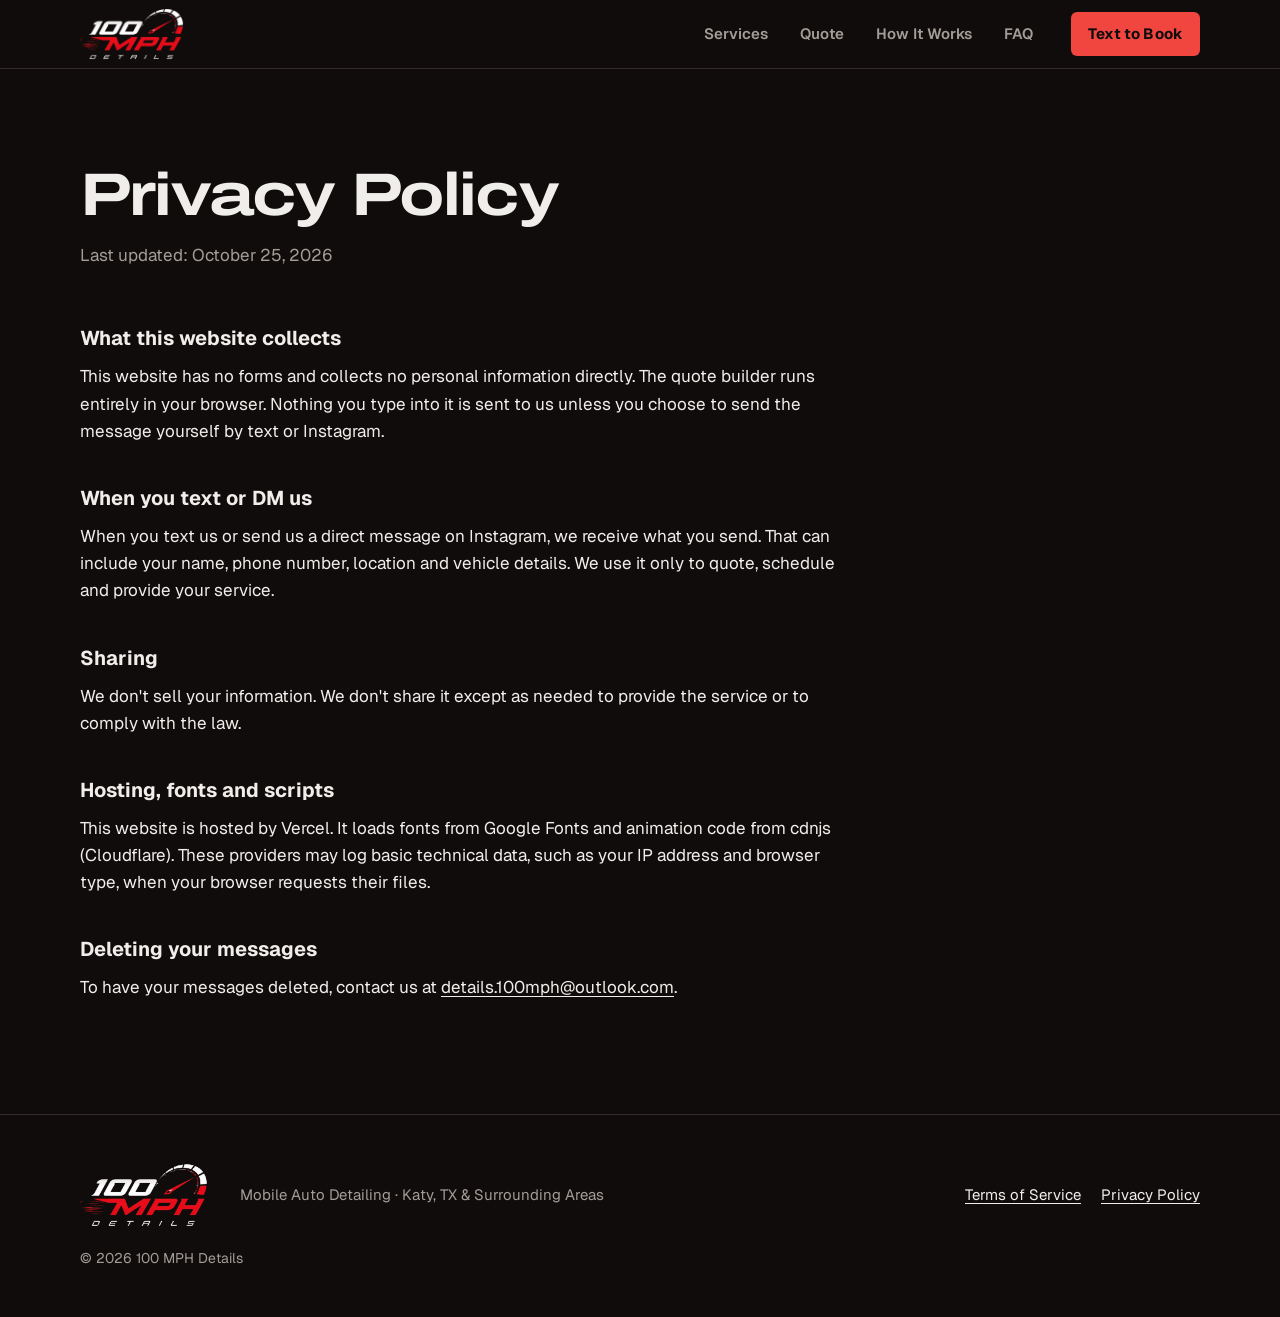
<file: privacy.html>
<!DOCTYPE html>
<html lang="en">
<head>
  <meta charset="utf-8">
  <meta name="viewport" content="width=device-width, initial-scale=1, viewport-fit=cover">
  <title>Privacy Policy | 100 MPH Details</title>
  <meta name="description" content="Privacy Policy for 100 MPH Details, mobile auto detailing in Katy, TX and surrounding areas.">
  <link rel="canonical" href="https://100mph-details.vercel.app/privacy.html">
  <meta name="theme-color" content="#100c0c">
  <link rel="icon" type="image/svg+xml" href="data:image/svg+xml,%3Csvg xmlns='http://www.w3.org/2000/svg' viewBox='0 0 64 64'%3E%3Crect width='64' height='64' rx='14' fill='%23100c0c'/%3E%3Cpath d='M12 46 A22 22 0 1 1 52 46' fill='none' stroke='%23f0eeeb' stroke-width='4' stroke-linecap='round'/%3E%3Cpath d='M30.2 38.6 L45.5 19.5 L33.8 41.4 Z' fill='%23f53e39'/%3E%3Ccircle cx='32' cy='40' r='4.5' fill='%23f53e39'/%3E%3C/svg%3E">
  <link rel="preconnect" href="https://fonts.googleapis.com">
  <link rel="preconnect" href="https://fonts.gstatic.com" crossorigin>
  <link rel="stylesheet" href="https://fonts.googleapis.com/css2?family=Archivo:wdth,wght@100..125,500..800&amp;family=Geist:wght@400..700&amp;family=Instrument+Serif:ital@0;1&amp;display=swap">
  <link rel="stylesheet" href="css/styles.css">
  <script>document.documentElement.classList.add('js');</script>
</head>
<body id="top">
  <a class="skip-link" href="#main">Skip to content</a>

  <header class="site-header is-static" data-header>
    <div class="header-inner">
      <a class="wordmark" href="index.html" aria-label="100 MPH Details home">
        <img class="logo-img" src="images/logo-mark.png" width="432" height="216" alt="100 MPH Details">
      </a>
      <nav class="site-nav" aria-label="Main">
        <ul class="nav-links" id="site-menu" data-menu>
          <li><a href="index.html#services">Services</a></li>
          <li><a href="index.html#quote">Quote</a></li>
          <li><a href="index.html#how">How It Works</a></li>
          <li><a href="index.html#faq">FAQ</a></li>
        </ul>
      </nav>
      <div class="header-actions">
        <a class="btn btn-primary btn-sm" href="sms:+13463775983">Text to Book</a>
        <button class="menu-toggle" type="button" aria-controls="site-menu" aria-expanded="false" data-menu-toggle>
          <span class="sr-only" data-menu-label>Open menu</span>
          <span class="menu-bars" aria-hidden="true"><span></span><span></span></span>
        </button>
      </div>
    </div>
  </header>

  <main id="main" class="legal">
    <div class="wrap">
      <h1 class="legal-title display">Privacy Policy</h1>
      <p class="legal-updated">Last updated: October 25, 2026</p>

      <div class="legal-body">
        <h2>What this website collects</h2>
        <p>This website has no forms and collects no personal information directly. The quote builder runs entirely in your browser. Nothing you type into it is sent to us unless you choose to send the message yourself by text or Instagram.</p>

        <h2>When you text or DM us</h2>
        <p>When you text us or send us a direct message on Instagram, we receive what you send. That can include your name, phone number, location and vehicle details. We use it only to quote, schedule and provide your service.</p>

        <h2>Sharing</h2>
        <p>We don't sell your information. We don't share it except as needed to provide the service or to comply with the law.</p>

        <h2>Hosting, fonts and scripts</h2>
        <p>This website is hosted by Vercel. It loads fonts from Google Fonts and animation code from cdnjs (Cloudflare). These providers may log basic technical data, such as your IP address and browser type, when your browser requests their files.</p>

        <h2>Deleting your messages</h2>
        <p>To have your messages deleted, contact us at <a href="mailto:details.100mph@outlook.com">details.100mph@outlook.com</a>.</p>
      </div>
    </div>
  </main>

  <footer class="site-footer site-footer-legal">
    <div class="wrap footer-inner">
      <a class="wordmark" href="index.html" aria-label="100 MPH Details home">
        <img class="logo-img" src="images/logo-mark.png" width="432" height="216" alt="100 MPH Details">
      </a>
      <p class="footer-tag">Mobile Auto Detailing · Katy, TX &amp; Surrounding Areas</p>
      <ul class="footer-links">
        <li><a href="terms.html">Terms of Service</a></li>
        <li><a href="privacy.html" aria-current="page">Privacy Policy</a></li>
      </ul>
      <p class="footer-copy">© 2026 100 MPH Details</p>
    </div>
  </footer>

  <script src="js/main.js" defer></script>
</body>
</html>
</file>
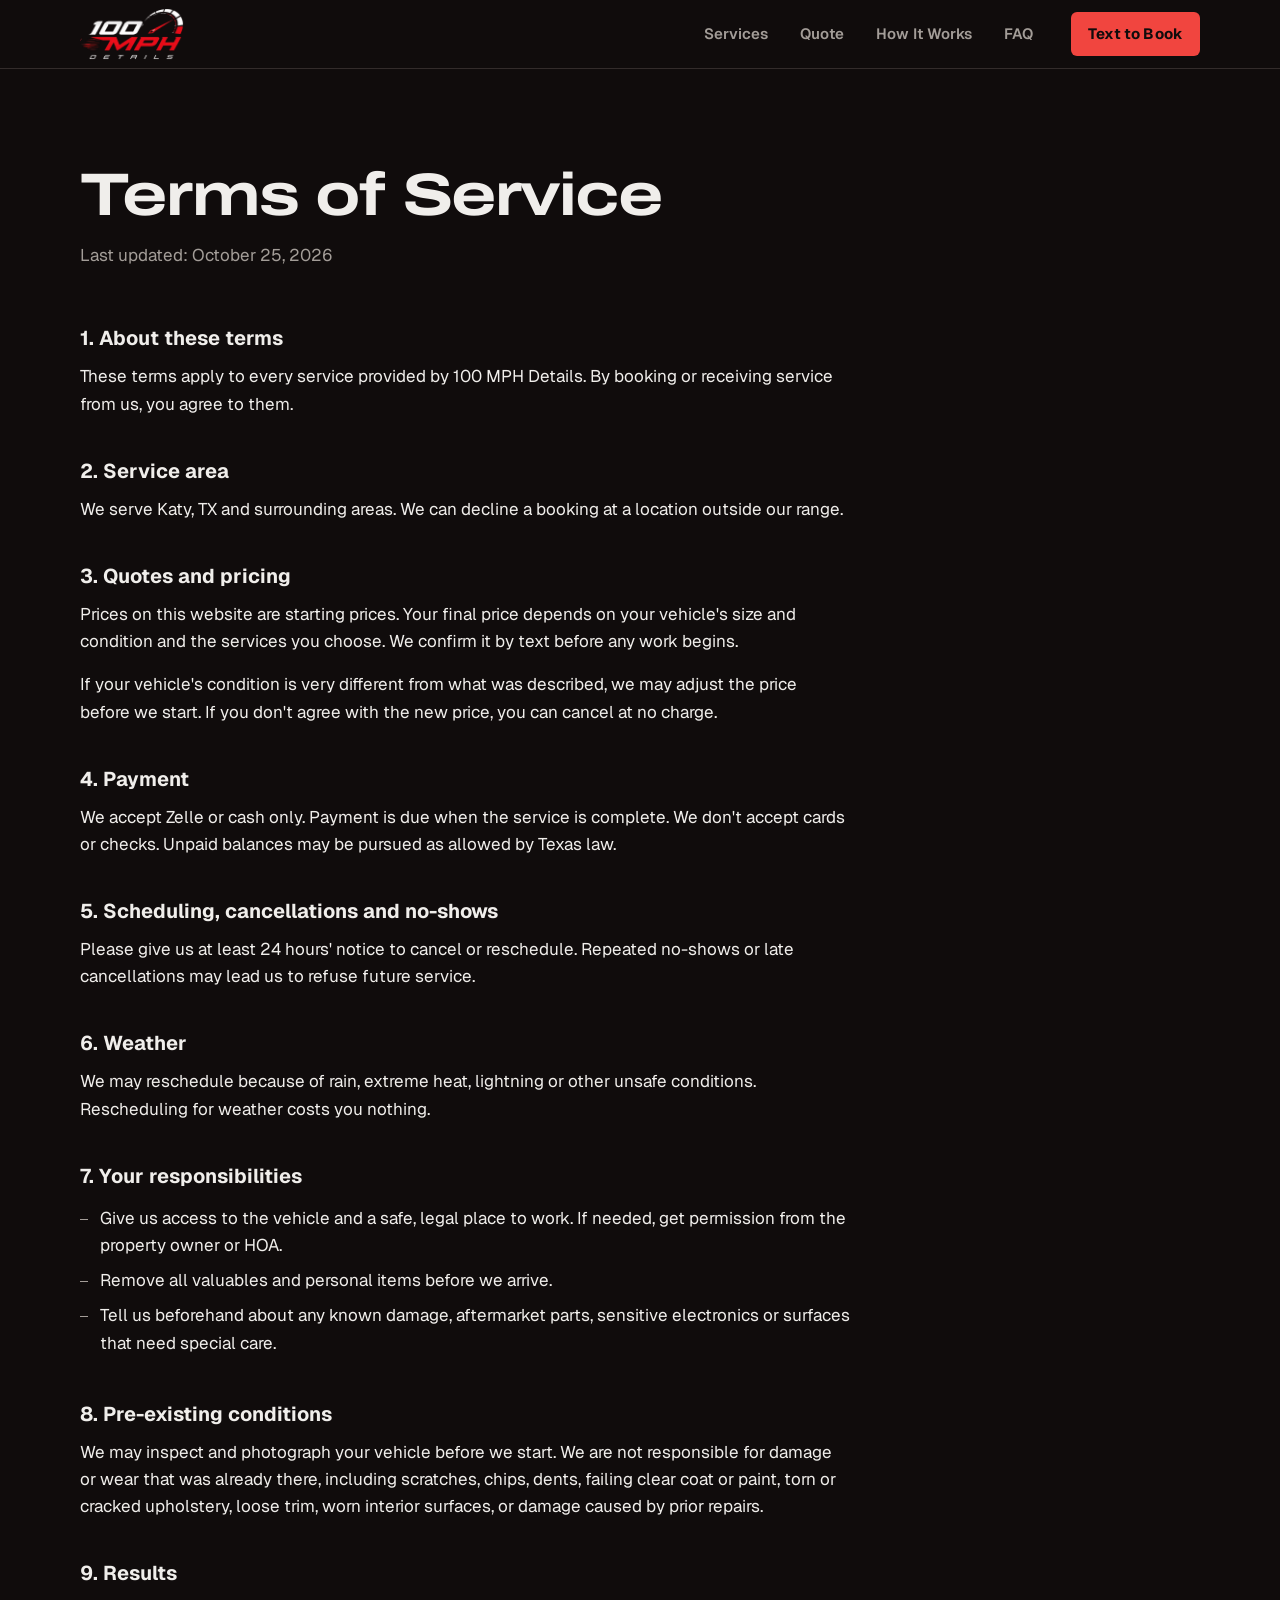
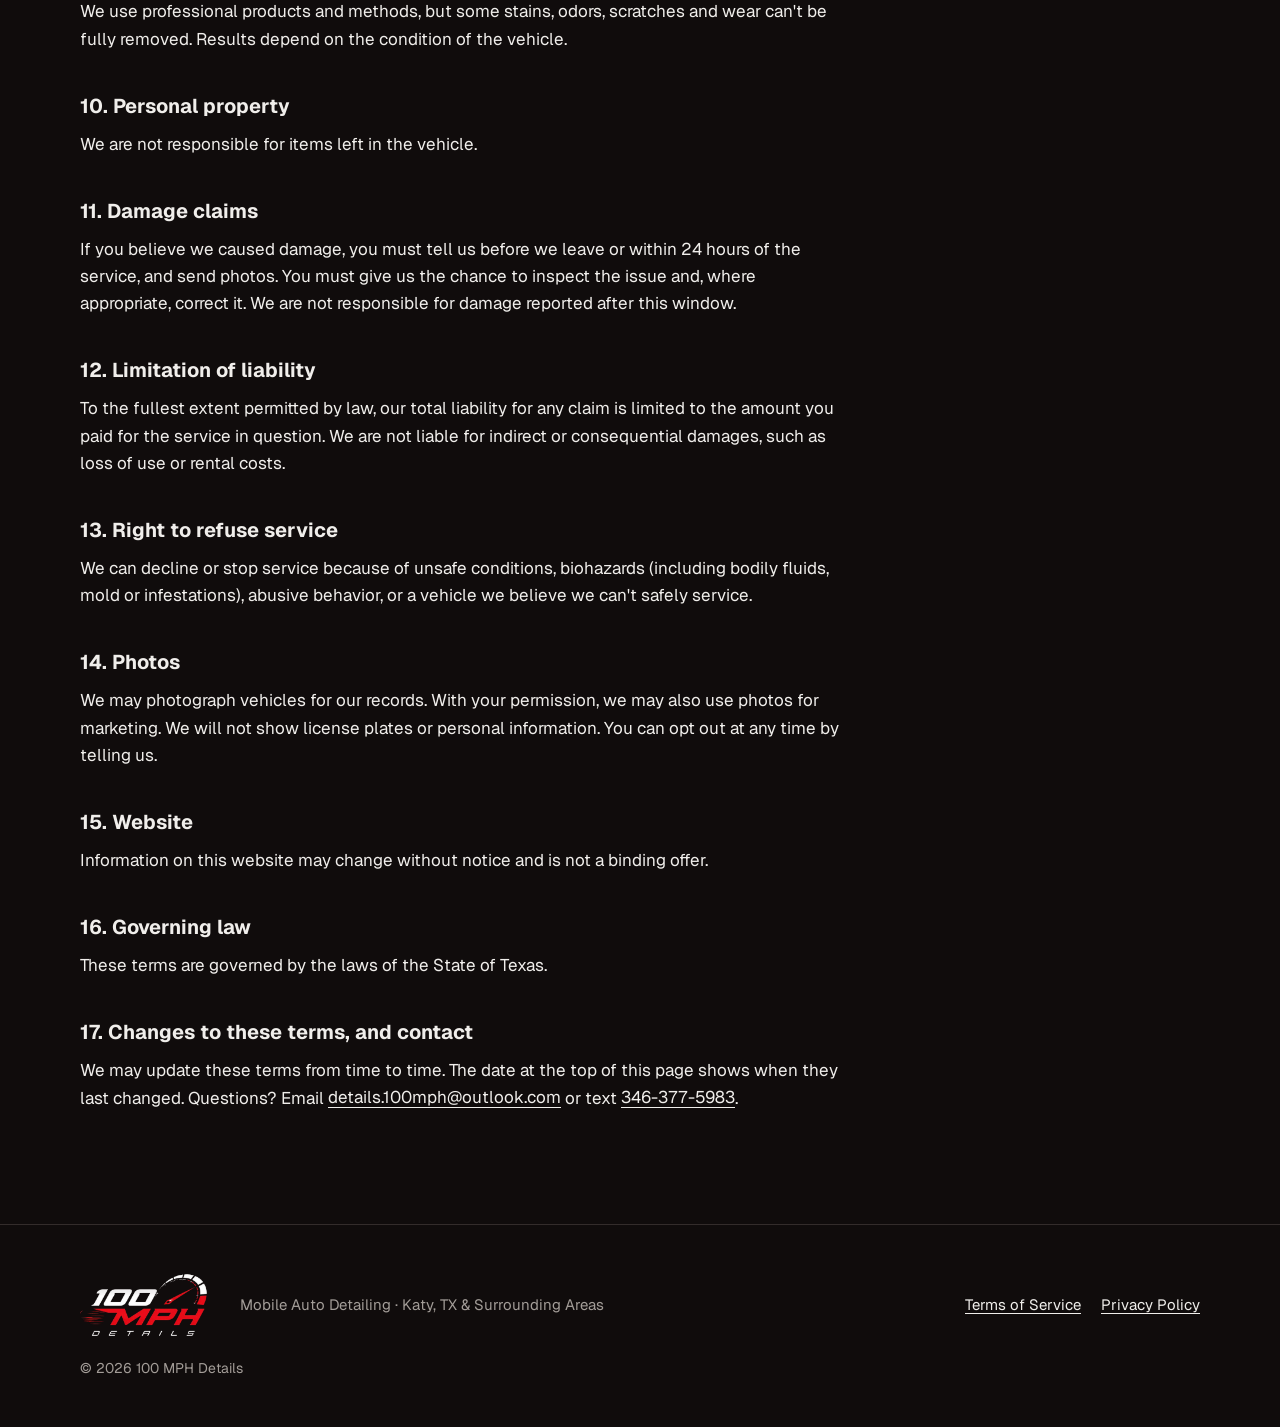
<file: terms.html>
<!DOCTYPE html>
<html lang="en">
<head>
  <meta charset="utf-8">
  <meta name="viewport" content="width=device-width, initial-scale=1, viewport-fit=cover">
  <title>Terms of Service | 100 MPH Details</title>
  <meta name="description" content="Terms of Service for 100 MPH Details, mobile auto detailing in Katy, TX and surrounding areas.">
  <link rel="canonical" href="https://100mph-details.vercel.app/terms.html">
  <meta name="theme-color" content="#100c0c">
  <link rel="icon" type="image/svg+xml" href="data:image/svg+xml,%3Csvg xmlns='http://www.w3.org/2000/svg' viewBox='0 0 64 64'%3E%3Crect width='64' height='64' rx='14' fill='%23100c0c'/%3E%3Cpath d='M12 46 A22 22 0 1 1 52 46' fill='none' stroke='%23f0eeeb' stroke-width='4' stroke-linecap='round'/%3E%3Cpath d='M30.2 38.6 L45.5 19.5 L33.8 41.4 Z' fill='%23f53e39'/%3E%3Ccircle cx='32' cy='40' r='4.5' fill='%23f53e39'/%3E%3C/svg%3E">
  <link rel="preconnect" href="https://fonts.googleapis.com">
  <link rel="preconnect" href="https://fonts.gstatic.com" crossorigin>
  <link rel="stylesheet" href="https://fonts.googleapis.com/css2?family=Archivo:wdth,wght@100..125,500..800&amp;family=Geist:wght@400..700&amp;family=Instrument+Serif:ital@0;1&amp;display=swap">
  <link rel="stylesheet" href="css/styles.css">
  <script>document.documentElement.classList.add('js');</script>
</head>
<body id="top">
  <a class="skip-link" href="#main">Skip to content</a>

  <header class="site-header is-static" data-header>
    <div class="header-inner">
      <a class="wordmark" href="index.html" aria-label="100 MPH Details home">
        <img class="logo-img" src="images/logo-mark.png" width="432" height="216" alt="100 MPH Details">
      </a>
      <nav class="site-nav" aria-label="Main">
        <ul class="nav-links" id="site-menu" data-menu>
          <li><a href="index.html#services">Services</a></li>
          <li><a href="index.html#quote">Quote</a></li>
          <li><a href="index.html#how">How It Works</a></li>
          <li><a href="index.html#faq">FAQ</a></li>
        </ul>
      </nav>
      <div class="header-actions">
        <a class="btn btn-primary btn-sm" href="sms:+13463775983">Text to Book</a>
        <button class="menu-toggle" type="button" aria-controls="site-menu" aria-expanded="false" data-menu-toggle>
          <span class="sr-only" data-menu-label>Open menu</span>
          <span class="menu-bars" aria-hidden="true"><span></span><span></span></span>
        </button>
      </div>
    </div>
  </header>

  <main id="main" class="legal">
    <div class="wrap">
      <h1 class="legal-title display">Terms of Service</h1>
      <p class="legal-updated">Last updated: October 25, 2026</p>

      <div class="legal-body">
        <h2>1. About these terms</h2>
        <p>These terms apply to every service provided by 100 MPH Details. By booking or receiving service from us, you agree to them.</p>

        <h2>2. Service area</h2>
        <p>We serve Katy, TX and surrounding areas. We can decline a booking at a location outside our range.</p>

        <h2>3. Quotes and pricing</h2>
        <p>Prices on this website are starting prices. Your final price depends on your vehicle's size and condition and the services you choose. We confirm it by text before any work begins.</p>
        <p>If your vehicle's condition is very different from what was described, we may adjust the price before we start. If you don't agree with the new price, you can cancel at no charge.</p>

        <h2>4. Payment</h2>
        <p>We accept Zelle or cash only. Payment is due when the service is complete. We don't accept cards or checks. Unpaid balances may be pursued as allowed by Texas law.</p>

        <h2>5. Scheduling, cancellations and no-shows</h2>
        <p>Please give us at least 24 hours' notice to cancel or reschedule. Repeated no-shows or late cancellations may lead us to refuse future service.</p>

        <h2>6. Weather</h2>
        <p>We may reschedule because of rain, extreme heat, lightning or other unsafe conditions. Rescheduling for weather costs you nothing.</p>

        <h2>7. Your responsibilities</h2>
        <ul>
          <li>Give us access to the vehicle and a safe, legal place to work. If needed, get permission from the property owner or HOA.</li>
          <li>Remove all valuables and personal items before we arrive.</li>
          <li>Tell us beforehand about any known damage, aftermarket parts, sensitive electronics or surfaces that need special care.</li>
        </ul>

        <h2>8. Pre-existing conditions</h2>
        <p>We may inspect and photograph your vehicle before we start. We are not responsible for damage or wear that was already there, including scratches, chips, dents, failing clear coat or paint, torn or cracked upholstery, loose trim, worn interior surfaces, or damage caused by prior repairs.</p>

        <h2>9. Results</h2>
        <p>We use professional products and methods, but some stains, odors, scratches and wear can't be fully removed. Results depend on the condition of the vehicle.</p>

        <h2>10. Personal property</h2>
        <p>We are not responsible for items left in the vehicle.</p>

        <h2>11. Damage claims</h2>
        <p>If you believe we caused damage, you must tell us before we leave or within 24 hours of the service, and send photos. You must give us the chance to inspect the issue and, where appropriate, correct it. We are not responsible for damage reported after this window.</p>

        <h2>12. Limitation of liability</h2>
        <p>To the fullest extent permitted by law, our total liability for any claim is limited to the amount you paid for the service in question. We are not liable for indirect or consequential damages, such as loss of use or rental costs.</p>

        <h2>13. Right to refuse service</h2>
        <p>We can decline or stop service because of unsafe conditions, biohazards (including bodily fluids, mold or infestations), abusive behavior, or a vehicle we believe we can't safely service.</p>

        <h2>14. Photos</h2>
        <p>We may photograph vehicles for our records. With your permission, we may also use photos for marketing. We will not show license plates or personal information. You can opt out at any time by telling us.</p>

        <h2>15. Website</h2>
        <p>Information on this website may change without notice and is not a binding offer.</p>

        <h2>16. Governing law</h2>
        <p>These terms are governed by the laws of the State of Texas.</p>

        <h2>17. Changes to these terms, and contact</h2>
        <p>We may update these terms from time to time. The date at the top of this page shows when they last changed. Questions? Email <a href="mailto:details.100mph@outlook.com">details.100mph@outlook.com</a> or text <a href="sms:+13463775983" class="tnum">346-377-5983</a>.</p>
      </div>
    </div>
  </main>

  <footer class="site-footer site-footer-legal">
    <div class="wrap footer-inner">
      <a class="wordmark" href="index.html" aria-label="100 MPH Details home">
        <img class="logo-img" src="images/logo-mark.png" width="432" height="216" alt="100 MPH Details">
      </a>
      <p class="footer-tag">Mobile Auto Detailing · Katy, TX &amp; Surrounding Areas</p>
      <ul class="footer-links">
        <li><a href="terms.html" aria-current="page">Terms of Service</a></li>
        <li><a href="privacy.html">Privacy Policy</a></li>
      </ul>
      <p class="footer-copy">© 2026 100 MPH Details</p>
    </div>
  </footer>

  <script src="js/main.js" defer></script>
</body>
</html>
</file>
<file: css/styles.css>
/* 100 MPH Details
   Palette: OKLCH only. Red is reserved for prices, primary CTAs,
   selected states and focus rings.
   Type: Archivo Expanded (display), Instrument Serif italic (accent), Geist (body). */

:root {
  --bg: oklch(0.16 0.006 25);
  --raised: oklch(0.205 0.008 25);
  --raised-2: oklch(0.235 0.009 25);
  --line: oklch(0.30 0.01 30);
  --line-strong: oklch(0.42 0.01 40);
  --text: oklch(0.95 0.005 80);
  --muted: oklch(0.70 0.01 60);
  --red: oklch(0.64 0.21 27);
  --red-press: oklch(0.58 0.2 27);
  --on-red: oklch(0.16 0.006 25);

  --font-display: "Archivo", "Helvetica Neue", Arial, sans-serif;
  --font-serif: "Instrument Serif", "Iowan Old Style", Georgia, serif;
  --font-body: "Geist", ui-sans-serif, system-ui, -apple-system, "Segoe UI", Roboto, Arial, sans-serif;

  --ease: cubic-bezier(0.16, 1, 0.3, 1);   /* ease-out expo */
  --dur: 300ms;

  --gutter: clamp(1.25rem, 4vw, 3rem);
  --max: 76rem;
  --header-h: 4.25rem;

  color-scheme: dark;
}

*, *::before, *::after { box-sizing: border-box; }

html {
  -webkit-text-size-adjust: 100%;
  text-size-adjust: 100%;
  scroll-behavior: smooth;
  scroll-padding-top: calc(var(--header-h) + 1rem);
  background: var(--bg);
}

body {
  margin: 0;
  background: var(--bg);
  color: var(--text);
  font-family: var(--font-body);
  font-size: 1.0625rem;
  line-height: 1.6;
  overflow-x: clip;
  -webkit-font-smoothing: antialiased;
  -moz-osx-font-smoothing: grayscale;
}

body.menu-open { overflow: hidden; }

img { max-width: 100%; display: block; }

a { color: inherit; }

p, li, dd { max-width: 70ch; }

h1, h2, h3, h4, h5 { margin: 0; font-weight: 700; }

ul, ol { margin: 0; padding: 0; list-style: none; }

[hidden] { display: none !important; }

.sr-only {
  position: absolute !important;
  width: 1px; height: 1px;
  padding: 0; margin: -1px;
  overflow: hidden; clip: rect(0 0 0 0);
  white-space: nowrap; border: 0;
}

.tnum, .price { font-variant-numeric: tabular-nums lining-nums; font-feature-settings: "tnum" 1, "lnum" 1; }

:focus { outline: none; }
:focus-visible {
  outline: 2px solid var(--red);
  outline-offset: 3px;
  border-radius: 2px;
}

.skip-link {
  position: absolute;
  left: 1rem; top: -4rem;
  z-index: 100;
  padding: 0.75rem 1rem;
  background: var(--text);
  color: var(--bg);
  font-weight: 600;
  text-decoration: none;
}
.skip-link:focus-visible { top: 1rem; }

.wrap {
  width: 100%;
  max-width: var(--max);
  margin-inline: auto;
  padding-inline: var(--gutter);
}

/* ---------- Type ---------- */

.display, .hero-title, .section-title, .pkg-name, .split-name, .addons-title, .price, .legal-title, .contact-title, .estimate-value {
  font-family: var(--font-display);
  font-style: normal;
  font-weight: 700;
  font-stretch: 125%;
  letter-spacing: -0.03em;
}

/* Small caps-style labels: wide, tracked, quiet */
.eyebrow, .list-title, .summary-label, .cl-label, .vehicle-label, .pkg-level-text {
  font-family: var(--font-display);
  font-stretch: 125%;
  font-weight: 600;
  letter-spacing: 0.18em;
  text-transform: uppercase;
}

.eyebrow {
  margin: 0 0 1.25rem;
  font-size: 0.75rem;
  color: var(--muted);
}

.section-title {
  font-size: clamp(2rem, 4.4vw, 3.5rem);
  line-height: 1.02;
}

.section-head { margin-bottom: clamp(2rem, 5vw, 3.5rem); }
.section-lede { margin: 1rem 0 0; color: var(--muted); font-size: 1.125rem; }

.section { padding-block: clamp(3.75rem, 10vw, 8rem); }
.section-raised { background: var(--raised); }

/* ---------- Buttons ---------- */

.btn {
  display: inline-flex;
  align-items: center;
  justify-content: center;
  gap: 0.5rem;
  min-height: 3.25rem;
  padding: 0.75rem 1.5rem;
  border: 1.5px solid transparent;
  border-radius: 0.375rem;
  font-family: var(--font-body);
  font-size: 1rem;
  font-weight: 700;
  letter-spacing: 0.01em;
  line-height: 1.1;
  text-align: center;
  text-decoration: none;
  cursor: pointer;
  transition: background-color var(--dur) var(--ease), border-color var(--dur) var(--ease), color var(--dur) var(--ease), transform 200ms var(--ease);
  -webkit-tap-highlight-color: transparent;
}
.btn:active { transform: translateY(1px); }

.btn-primary { background: var(--red); color: var(--on-red); }
.btn-primary:hover { background: var(--red-press); }

.btn-ghost { background: transparent; color: var(--text); border-color: var(--line-strong); }
.btn-ghost:hover { border-color: var(--text); }

.btn-sm { min-height: 2.75rem; padding: 0.5rem 1rem; font-size: 0.9375rem; }
.btn-xl { min-height: 4rem; padding: 1rem 2.5rem; font-size: 1.1875rem; }
.btn-block { width: 100%; }

.btn[aria-disabled="true"] { opacity: 0.55; cursor: not-allowed; }
.btn-primary[aria-disabled="true"] { background: var(--raised-2); color: var(--muted); opacity: 1; }
.btn[aria-disabled="true"]:active { transform: none; }

/* ---------- Wordmark ---------- */

.wordmark {
  display: inline-flex;
  flex-direction: column;
  align-items: flex-start;
  min-height: 44px;
  justify-content: center;
  text-decoration: none;
  line-height: 1;
}
.logo-img { display: block; height: 52px; width: auto; }
.site-footer .logo-img { height: 64px; }
@media (max-width: 359px) { .site-header .logo-img { height: 44px; } }

/* ---------- Header ---------- */

.site-header {
  position: sticky;
  top: 0;
  z-index: 50;
  padding-top: env(safe-area-inset-top, 0px);
  background: transparent;
  border-bottom: 1px solid transparent;
  transition: background-color var(--dur) var(--ease), border-color var(--dur) var(--ease);
}
.site-header.is-solid,
.site-header.is-static {
  background: var(--bg);
  border-bottom-color: var(--line);
}
body.menu-open .site-header { background: var(--bg); }

/* The hero sits under the transparent header */
.hero { margin-top: calc(-1 * (var(--header-h) + env(safe-area-inset-top, 0px))); }

.header-inner {
  display: flex;
  align-items: center;
  gap: 1.5rem;
  max-width: var(--max);
  height: var(--header-h);
  margin-inline: auto;
  padding-inline: var(--gutter);
}

.site-nav { margin-left: auto; }
.nav-links { display: flex; gap: 0.25rem; }
.nav-links a {
  display: inline-flex;
  align-items: center;
  min-height: 44px;
  padding: 0 0.875rem;
  font-size: 0.9375rem;
  font-weight: 600;
  color: var(--muted);
  text-decoration: none;
  transition: color var(--dur) var(--ease);
}
.nav-links a:hover { color: var(--text); }

.header-actions { display: flex; align-items: center; gap: 0.5rem; }

.menu-toggle {
  display: none;
  width: 44px; height: 44px;
  padding: 0;
  border: 1px solid var(--line-strong);
  border-radius: 0.375rem;
  background: transparent;
  color: var(--text);
  cursor: pointer;
}
.menu-bars { position: relative; display: block; width: 18px; height: 10px; margin: auto; }
.menu-bars span {
  position: absolute; left: 0;
  width: 100%; height: 2px;
  background: currentColor;
  transition: transform var(--dur) var(--ease), top var(--dur) var(--ease);
}
.menu-bars span:first-child { top: 0; }
.menu-bars span:last-child { top: 8px; }
.menu-toggle[aria-expanded="true"] .menu-bars span:first-child { top: 4px; transform: rotate(45deg); }
.menu-toggle[aria-expanded="true"] .menu-bars span:last-child { top: 4px; transform: rotate(-45deg); }

@media (max-width: 899px) {
  .menu-toggle { display: inline-flex; align-items: center; justify-content: center; }
  .header-actions { margin-left: auto; }
  .site-nav { margin: 0; }
  .nav-links {
    position: fixed;
    left: 0; right: 0;
    top: calc(var(--header-h) + env(safe-area-inset-top, 0px));
    bottom: 0;
    flex-direction: column;
    gap: 0;
    padding: 1.5rem var(--gutter) calc(2rem + env(safe-area-inset-bottom, 0px));
    background: var(--bg);
    border-top: 1px solid var(--line);
    overflow-y: auto;
    visibility: hidden;
    opacity: 0;
    transform: translateY(-0.5rem);
    transition: opacity var(--dur) var(--ease), transform var(--dur) var(--ease), visibility 0s linear var(--dur);
  }
  .nav-links.is-open {
    visibility: visible;
    opacity: 1;
    transform: none;
    transition: opacity var(--dur) var(--ease), transform var(--dur) var(--ease), visibility 0s;
  }
  .nav-links li { border-bottom: 1px solid var(--line); }
  .nav-links a {
    width: 100%;
    min-height: 3.75rem;
    padding: 0;
    font-family: var(--font-display);
    font-weight: 700;
    font-stretch: 125%;
    letter-spacing: -0.03em;
    font-size: 1.625rem;
    color: var(--text);
  }
}

@media (max-width: 359px) {
  .header-actions .btn-sm { padding-inline: 0.75rem; font-size: 0.875rem; }
}

/* ---------- Hero ---------- */

.hero {
  position: relative;
  isolation: isolate;
  overflow: hidden;
  min-height: 100vh;
  min-height: 100dvh;
  display: flex;
  align-items: center;
  padding-top: calc(var(--header-h) + env(safe-area-inset-top, 0px) + 2.5rem);
  padding-bottom: clamp(3rem, 8vw, 5rem);
  background: var(--bg);
  border-bottom: 1px solid var(--line);
}

/* Car photo: full-bleed, sized to the viewport width and anchored bottom-right,
   so the car sits right of the text column. Masks fade it into the base colour. */
.hero-media {
  position: absolute;
  inset: 0;
  z-index: -1;
  pointer-events: none;
}
.hero-media picture { display: contents; }
.hero-media img {
  position: absolute;
  right: -5%;
  bottom: 0;
  width: 105%;
  max-width: none;
  height: auto;
  -webkit-mask-image:
    linear-gradient(to right, transparent 27%, #000 52%),
    linear-gradient(to bottom, transparent 0%, #000 22%, #000 62%, transparent 100%);
  -webkit-mask-composite: source-in;
  mask-image:
    linear-gradient(to right, transparent 27%, #000 52%),
    linear-gradient(to bottom, transparent 0%, #000 22%, #000 62%, transparent 100%);
  mask-composite: intersect;
}

.hero-copy { max-width: 50rem; }

.hero-title {
  font-size: clamp(2rem, 4.6vw, 4.25rem);
  line-height: 1;
  text-wrap: balance;
}
/* Second line: serif italic accent in the muted tone */
.hero-title span {
  display: block;
  margin-top: 0.06em;
  font-family: var(--font-serif);
  font-style: italic;
  font-weight: 400;
  font-stretch: 100%;
  font-size: 1.14em;
  letter-spacing: -0.01em;
  line-height: 1;
  color: var(--muted);
}

.hero-sub {
  margin: 1.5rem 0 0;
  max-width: 34rem;
  font-size: 1.1rem;
  color: var(--text);
}

.hero-ctas { display: flex; flex-wrap: wrap; gap: 0.75rem; margin-top: 2rem; }

.hero-note { margin: 1.25rem 0 0; font-size: 0.9375rem; color: var(--muted); }

@media (max-width: 767px) {
  .hero {
    align-items: flex-start;
    padding-top: calc(var(--header-h) + env(safe-area-inset-top, 0px) + 56vw);
  }
  /* Mobile crop sits top-right, just under the header, with a heavier fade */
  .hero-media img {
    top: calc(var(--header-h) + env(safe-area-inset-top, 0px));
    bottom: auto;
    right: 0;
    width: 100%;
    -webkit-mask-image:
      linear-gradient(to right, transparent 0%, #000 14%),
      linear-gradient(to bottom, #000 48%, transparent 70%);
    mask-image:
      linear-gradient(to right, transparent 0%, #000 14%),
      linear-gradient(to bottom, #000 48%, transparent 70%);
  }
  .hero-ctas .btn { flex: 1 1 12rem; }
}

/* ---------- How it works ---------- */

#how .section-title { margin-bottom: clamp(2rem, 5vw, 3.5rem); }

.steps {
  display: grid;
  grid-template-columns: repeat(3, minmax(0, 1fr));
  gap: clamp(1.5rem, 4vw, 3rem);
  counter-reset: none;
}
.step { border-top: 1px solid var(--line-strong); padding-top: 1.25rem; }
.step-num {
  display: block;
  font-family: var(--font-serif);
  font-style: italic;
  font-size: clamp(3.25rem, 6vw, 5rem);
  line-height: 0.9;
  color: var(--text);
  font-variant-numeric: lining-nums;
}
.step p { margin: 1rem 0 0; font-size: 1.125rem; max-width: 26ch; }

@media (max-width: 767px) {
  .steps { grid-template-columns: minmax(0, 1fr); gap: 0; }
  .step {
    display: grid;
    grid-template-columns: 4.5rem minmax(0, 1fr);
    align-items: baseline;
    padding-block: 1.25rem;
  }
  .step-num { font-size: 2.5rem; }
  .step p { margin: 0; max-width: none; }
}

/* ---------- Vehicles we service ---------- */

.vehicles {
  display: grid;
  grid-template-columns: repeat(4, minmax(0, 1fr));
  gap: clamp(1.5rem, 4vw, 3rem);
  align-items: end;
}
.vehicle { display: flex; flex-direction: column; align-items: center; text-align: center; }
.vehicle-img {
  width: 100%;
  max-width: 11rem;
  height: auto;
  aspect-ratio: 440 / 272;
  object-fit: contain;
  object-position: center bottom;
  filter: drop-shadow(0 16px 14px oklch(0.08 0.005 25 / 0.75));
  transition: transform 300ms var(--ease);
}
.vehicle-label {
  margin-top: 1.125rem;
  font-size: 0.8125rem;
  line-height: 1;
  color: var(--text);
}
@media (hover: hover) {
  .vehicle:hover .vehicle-img { transform: translateY(-4px); }
}
.vehicle:active .vehicle-img { transform: translateY(-4px); }
@media (prefers-reduced-motion: reduce) {
  .vehicle:hover .vehicle-img, .vehicle:active .vehicle-img { transform: none; }
}
@media (max-width: 767px) {
  .vehicles { grid-template-columns: repeat(2, minmax(0, 1fr)); row-gap: 2.25rem; }
  .vehicle-img { max-width: 8.5rem; }
}

/* ---------- Packages ---------- */

.packages { display: grid; gap: 0; border-bottom: 1px solid var(--line); }

.pkg {
  display: grid;
  grid-template-columns: minmax(0, 5fr) minmax(0, 7fr);
  gap: clamp(1.5rem, 4vw, 4rem);
  padding-block: clamp(2rem, 4.5vw, 3.25rem);
  border-top: 1px solid var(--line);
}

/* Detail level meter: echoes the speedometer in the logo */
.pkg-level { display: flex; align-items: center; gap: 0.75rem; margin: 0 0 1rem; }
.meter { display: inline-flex; gap: 4px; }
.meter i {
  display: block;
  width: 1.75rem; height: 4px;
  border-radius: 2px;
  background: var(--line-strong);
  transform: skewX(-20deg);
}
.meter i.on { background: var(--text); }
.pkg-heavy .meter i.on { background: var(--red); }
.pkg-level-text { font-size: 0.6875rem; color: var(--muted); }

.pkg-name {
  font-size: clamp(1.625rem, 3vw, 2.375rem);
  line-height: 1.05;
}
.pkg-tag {
  margin: 0.5rem 0 0;
  font-family: var(--font-serif);
  font-style: italic;
  font-size: 1.3125rem;
  line-height: 1.3;
  color: var(--muted);
}
.pkg-meta {
  display: flex;
  flex-wrap: wrap;
  align-items: center;
  gap: 0.75rem 1rem;
  margin: 1.5rem 0 0;
}
.pkg-time {
  display: inline-flex;
  align-items: center;
  gap: 0.4rem;
  padding: 0.375rem 0.75rem;
  border: 1px solid var(--line);
  border-radius: 999px;
  color: var(--muted);
  font-size: 0.875rem;
  line-height: 1.2;
  white-space: nowrap;
}
.pkg-time::before {
  content: "";
  flex: none;
  width: 0.875rem; height: 0.875rem;
  background: currentColor;
  -webkit-mask: url("data:image/svg+xml,%3Csvg xmlns='http://www.w3.org/2000/svg' viewBox='0 0 16 16'%3E%3Ccircle cx='8' cy='8' r='6.5' fill='none' stroke='black' stroke-width='1.5'/%3E%3Cpath d='M8 4.5V8l2.5 1.5' fill='none' stroke='black' stroke-width='1.5' stroke-linecap='round'/%3E%3C/svg%3E") center / contain no-repeat;
  mask: url("data:image/svg+xml,%3Csvg xmlns='http://www.w3.org/2000/svg' viewBox='0 0 16 16'%3E%3Ccircle cx='8' cy='8' r='6.5' fill='none' stroke='black' stroke-width='1.5'/%3E%3Cpath d='M8 4.5V8l2.5 1.5' fill='none' stroke='black' stroke-width='1.5' stroke-linecap='round'/%3E%3C/svg%3E") center / contain no-repeat;
}

.price {
  color: var(--red);
  font-size: clamp(2.25rem, 4vw, 3rem);
  line-height: 1;
  white-space: nowrap;
}
.price .plus { font-size: 0.55em; vertical-align: 0.6em; margin-left: 0.04em; letter-spacing: 0; }
.price-sm {
  font-family: var(--font-body);
  font-weight: 700;
  font-stretch: 100%;
  font-size: 1rem;
  letter-spacing: 0;
}
.price-sm .plus { font-size: 1em; vertical-align: baseline; margin: 0; }

.pkg-actions { display: flex; flex-wrap: wrap; gap: 0.625rem; margin-top: 1.5rem; }
.pkg-cta {
  display: inline-flex;
  align-items: center;
  gap: 0.5rem;
  min-height: 44px;
  padding: 0 1.125rem;
  border: 1px solid var(--line-strong);
  border-radius: 999px;
  color: var(--text);
  font-size: 0.9375rem;
  font-weight: 600;
  text-decoration: none;
  transition: border-color var(--dur) var(--ease), background-color var(--dur) var(--ease);
}
.pkg-cta::after {
  content: "";
  width: 0.45rem; height: 0.45rem;
  border-top: 1.5px solid currentColor;
  border-right: 1.5px solid currentColor;
  transform: rotate(45deg);
  transition: transform var(--dur) var(--ease);
}
.pkg-cta:hover { border-color: var(--text); }
@media (hover: hover) {
  .pkg-cta:hover::after { transform: translateX(3px) rotate(45deg); }
}

.pkg-includes {
  display: grid;
  grid-template-columns: repeat(2, minmax(0, 1fr));
  gap: 1.5rem 2rem;
  align-content: start;
}
.pkg-plus {
  grid-column: 1 / -1;
  margin: 0;
  padding-bottom: 0.875rem;
  border-bottom: 1px solid var(--line);
  font-weight: 600;
  color: var(--text);
}
.list-title {
  margin-bottom: 0.75rem;
  font-size: 0.6875rem;
  color: var(--muted);
}
.check-list li {
  position: relative;
  padding: 0.3125rem 0 0.3125rem 1.625rem;
  font-size: 0.96875rem;
  line-height: 1.45;
}
.check-list li::before {
  content: "";
  position: absolute;
  left: 0; top: 0.5rem;
  width: 1rem; height: 1rem;
  background: var(--muted);
  -webkit-mask: url("data:image/svg+xml,%3Csvg xmlns='http://www.w3.org/2000/svg' viewBox='0 0 16 16'%3E%3Cpath d='M3.5 8.5l3 3 6-7' fill='none' stroke='black' stroke-width='1.75' stroke-linecap='round' stroke-linejoin='round'/%3E%3C/svg%3E") center / contain no-repeat;
  mask: url("data:image/svg+xml,%3Csvg xmlns='http://www.w3.org/2000/svg' viewBox='0 0 16 16'%3E%3Cpath d='M3.5 8.5l3 3 6-7' fill='none' stroke='black' stroke-width='1.75' stroke-linecap='round' stroke-linejoin='round'/%3E%3C/svg%3E") center / contain no-repeat;
}

/* Deep Clean: the heavier row, on a raised panel */
.pkg-heavy {
  margin-top: 1rem;
  padding-inline: clamp(1.25rem, 3vw, 2.5rem);
  background: var(--raised);
  border-top: 2px solid var(--red);
  border-radius: 0 0 0.5rem 0.5rem;
}
.pkg-heavy .pkg-name { font-size: clamp(1.875rem, 3.6vw, 2.875rem); }
.pkg-heavy .price { font-size: clamp(3rem, 6vw, 4.5rem); }
.pkg-heavy .pkg-includes { padding-top: 0.25rem; }
.packages:has(.pkg-heavy) { border-bottom: 0; }

.pkg-toggle {
  display: none;
  align-items: center;
  gap: 0.625rem;
  min-height: 44px;
  padding: 0 1.125rem;
  border: 1px solid var(--line);
  border-radius: 999px;
  background: transparent;
  color: var(--muted);
  font: inherit;
  font-size: 0.9375rem;
  font-weight: 600;
  cursor: pointer;
}
.pkg-toggle::after {
  content: "";
  width: 0.45rem; height: 0.45rem;
  border-right: 1.5px solid currentColor;
  border-bottom: 1.5px solid currentColor;
  transform: translateY(-2px) rotate(45deg);
  transition: transform var(--dur) var(--ease);
}
.pkg-toggle[aria-expanded="true"]::after { transform: translateY(2px) rotate(-135deg); }

@media (max-width: 767px) {
  .pkg { grid-template-columns: minmax(0, 1fr); gap: 0; }
  .pkg-includes { grid-template-columns: minmax(0, 1fr); margin-top: 1.5rem; }
  .pkg-actions { flex-direction: column; align-items: stretch; gap: 0.25rem; }
  .pkg-actions .pkg-cta { justify-content: center; }
  .pkg-toggle { justify-content: center; border-color: transparent; }
  .js .pkg-toggle { display: inline-flex; }
  .js .pkg-includes { display: none; }
  .js .pkg.is-open .pkg-includes { display: grid; }
}

/* ---------- Interior / Exterior split ---------- */

.split {
  display: grid;
  grid-template-columns: repeat(2, minmax(0, 1fr));
  margin-top: clamp(3rem, 7vw, 5rem);
  border-top: 1px solid var(--line);
  border-bottom: 1px solid var(--line);
}
.split-col { padding-block: clamp(2rem, 4vw, 3rem); }
.split-col:first-child { padding-right: clamp(1.5rem, 4vw, 3.5rem); border-right: 1px solid var(--line); }
.split-col:last-child { padding-left: clamp(1.5rem, 4vw, 3.5rem); }
.split-head {
  display: flex;
  flex-wrap: wrap;
  align-items: baseline;
  justify-content: space-between;
  gap: 0.5rem 1rem;
  margin-bottom: 1.25rem;
}
.split-name { font-size: clamp(1.375rem, 2.4vw, 1.75rem); line-height: 1.1; }
.split-head .price { font-size: clamp(1.875rem, 3vw, 2.375rem); }
.split-col .pkg-cta { margin-top: 1.5rem; }
@media (max-width: 767px) {
  .split-col .pkg-cta { display: flex; justify-content: center; }
}

@media (max-width: 767px) {
  .split { grid-template-columns: minmax(0, 1fr); }
  .split-col:first-child { padding-right: 0; border-right: 0; border-bottom: 1px solid var(--line); }
  .split-col:last-child { padding-left: 0; }
}

.addons {
  display: grid;
  grid-template-columns: minmax(0, 5fr) minmax(0, 7fr);
  gap: 1rem clamp(1.5rem, 4vw, 4rem);
  padding-block: clamp(2rem, 4vw, 2.75rem);
  border-bottom: 1px solid var(--line);
}
.addons-title { font-size: clamp(1.375rem, 2.4vw, 1.75rem); line-height: 1.1; }
.addon-list { display: grid; grid-template-columns: repeat(2, minmax(0, 1fr)); gap: 1.25rem 2rem; margin: 0; }
.addon dt { font-weight: 700; }
.addon dd { margin: 0.25rem 0 0; }
.addon-note { display: block; margin-top: 0.25rem; color: var(--muted); font-size: 0.9375rem; }

@media (max-width: 767px) {
  .addons, .addon-list { grid-template-columns: minmax(0, 1fr); }
}

.price-note { margin: 1.5rem 0 0; color: var(--muted); font-size: 0.9375rem; }

/* ---------- Quote builder ---------- */

.quote-grid {
  display: grid;
  grid-template-columns: minmax(0, 7fr) minmax(0, 5fr);
  gap: clamp(2rem, 4vw, 3.5rem);
  align-items: start;
}

.q-step {
  margin: 0 0 2.25rem;
  padding: 0;
  border: 0;
  min-width: 0;
}
.q-step legend {
  display: flex;
  align-items: baseline;
  gap: 0.75rem;
  padding: 0;
  margin-bottom: 0.875rem;
  font-size: 1.25rem;
  font-weight: 700;
}
.q-num {
  font-family: var(--font-serif);
  font-style: italic;
  font-weight: 400;
  font-size: 1.75rem;
  line-height: 1;
  color: var(--muted);
  font-variant-numeric: tabular-nums;
}
.q-optional { font-weight: 500; color: var(--muted); font-size: 1rem; }
.q-hint { margin: -0.375rem 0 0.875rem; color: var(--muted); font-size: 0.9375rem; }
.q-addon-note { margin: 0.75rem 0 0; min-height: 1.5em; }

.opts { display: grid; grid-template-columns: repeat(2, minmax(0, 1fr)); gap: 0.625rem; }
.opts-3 { grid-template-columns: repeat(3, minmax(0, 1fr)); }
.opts-2 { grid-template-columns: repeat(2, minmax(0, 1fr)); }

.opt { position: relative; display: block; cursor: pointer; }
.opt input {
  position: absolute;
  inset: 0;
  width: 100%; height: 100%;
  margin: 0;
  opacity: 0;
  cursor: pointer;
}
.opt-box {
  display: grid;
  grid-template-columns: auto minmax(0, 1fr) auto;
  align-items: center;
  gap: 0.75rem;
  min-height: 3.5rem;
  height: 100%;
  padding: 0.75rem 1rem;
  border: 1.5px solid var(--line);
  border-radius: 0.375rem;
  background: var(--bg);
  transition: border-color 200ms var(--ease), background-color 200ms var(--ease);
}
.opt-label { font-weight: 600; line-height: 1.25; }
.opt-dot {
  position: relative;
  width: 1.125rem; height: 1.125rem;
  border: 1.5px solid var(--line-strong);
  border-radius: 50%;
  transition: border-color 200ms var(--ease);
}
.opt-dot::after {
  content: "";
  position: absolute;
  inset: 3px;
  border-radius: 50%;
  background: var(--text);
  transform: scale(0);
  transition: transform 200ms var(--ease);
}
.opt-check .opt-dot { border-radius: 0.25rem; }
.opt-check .opt-dot::after { border-radius: 1px; }

.opt:hover .opt-box { border-color: var(--line-strong); }
.opt input:checked + .opt-box { border-color: var(--text); background: var(--raised-2); }
.opt input:checked + .opt-box .opt-dot { border-color: var(--text); }
.opt input:checked + .opt-box .opt-dot::after { transform: scale(1); }
.opt input:focus-visible + .opt-box { outline: 2px solid var(--red); outline-offset: 2px; }
.opt input:disabled { cursor: not-allowed; }
.opt input:disabled + .opt-box { opacity: 0.4; }
.opt:has(input:disabled) { cursor: not-allowed; }
.opt:has(input:disabled):hover .opt-box { border-color: var(--line); }

/* Vehicle tiles in the quote builder */
.opts-4 { grid-template-columns: repeat(4, minmax(0, 1fr)); }
.opt-tile .opt-box {
  grid-template-columns: minmax(0, 1fr);
  justify-items: center;
  align-content: end;
  gap: 0.5rem;
  padding: 0.875rem 0.625rem 0.75rem;
  text-align: center;
}
.opt-tile img {
  width: 100%;
  max-width: 5.5rem;
  height: auto;
  aspect-ratio: 440 / 272;
  object-fit: contain;
  object-position: center bottom;
  filter: drop-shadow(0 8px 8px oklch(0.08 0.005 25 / 0.7));
  pointer-events: none; /* the filter puts the image above the radio; let taps reach it */
}
.opt-tile input:checked + .opt-box {
  border-color: var(--red);
  box-shadow: inset 0 0 0 1px var(--red);
  background: var(--raised-2);
}

.fields { display: grid; grid-template-columns: repeat(3, minmax(0, 1fr)); gap: 0.875rem; }
.field label { display: block; margin-bottom: 0.375rem; font-size: 0.9375rem; font-weight: 600; }
.field input {
  width: 100%;
  min-height: 3rem;
  padding: 0.625rem 0.875rem;
  border: 1.5px solid var(--line);
  border-radius: 0.375rem;
  background: var(--bg);
  color: var(--text);
  font: inherit;
  font-size: 1rem; /* 16px keeps iOS from zooming */
  transition: border-color 200ms var(--ease);
}
.field input::placeholder { color: var(--muted); opacity: 0.8; }
.field input:hover { border-color: var(--line-strong); }
.field input:focus-visible { border-color: var(--text); outline: 2px solid var(--red); outline-offset: 2px; }

.quote-summary {
  padding: clamp(1.5rem, 3vw, 2rem);
  border: 1px solid var(--line);
  border-radius: 0.5rem;
  background: var(--bg);
}
@media (min-width: 900px) {
  .quote-summary { position: sticky; top: calc(var(--header-h) + 1.5rem); }
}

.summary-label {
  margin: 0;
  font-size: 0.6875rem;
  color: var(--muted);
}
.estimate { margin: 0.5rem 0 0; }
.estimate-value {
  display: block;
  font-size: clamp(1.625rem, 3vw, 2.125rem);
  line-height: 1.1;
  font-variant-numeric: tabular-nums;
  color: var(--muted);
}
.estimate-value.is-set { color: var(--red); }
.estimate-note { margin: 0.375rem 0 0; color: var(--muted); font-size: 0.9375rem; }

.msg-preview {
  margin-top: 1.5rem;
  padding-top: 1.25rem;
  border-top: 1px solid var(--line);
}
.msg-text {
  margin: 0.5rem 0 0;
  font-size: 0.9375rem;
  line-height: 1.55;
  overflow-wrap: anywhere;
}

.quote-actions { display: grid; gap: 0.625rem; margin-top: 1.5rem; }
.quote-status { min-height: 1.5em; margin: 0.75rem 0 0; font-size: 0.9375rem; font-weight: 600; }
.quote-status:empty { min-height: 0; margin: 0; }
.desk-number { margin: 0.25rem 0 0; color: var(--muted); font-size: 0.9375rem; }
.desk-number .tnum { color: var(--text); font-weight: 700; }

@media (max-width: 899px) {
  .quote-grid { grid-template-columns: minmax(0, 1fr); }
}
@media (max-width: 599px) {
  .opts, .opts-2, .opts-3, .fields { grid-template-columns: minmax(0, 1fr); }
}
@media (max-width: 599px) {
  .opts-4 { grid-template-columns: repeat(2, minmax(0, 1fr)); }
}

/* ---------- Our work ---------- */

.ba-list { display: grid; grid-template-columns: repeat(auto-fit, minmax(min(100%, 22rem), 1fr)); gap: 1.25rem; }

.ba {
  position: relative;
  aspect-ratio: 4 / 3;
  max-width: 100%;
  overflow: hidden;
  border-radius: 0.375rem;
  background: var(--raised);
  user-select: none;
  -webkit-user-select: none;
  touch-action: pan-y;
  cursor: ew-resize;
  --pos: 50%;
}
.ba img {
  position: absolute; inset: 0;
  width: 100%; height: 100%;
  object-fit: cover;
  pointer-events: none;
  -webkit-user-drag: none;
}
.ba-before { clip-path: inset(0 calc(100% - var(--pos)) 0 0); }
.ba-handle {
  position: absolute;
  top: 0; bottom: 0;
  left: var(--pos);
  width: 44px;
  margin-left: -22px;
  display: flex;
  align-items: center;
  justify-content: center;
  cursor: ew-resize;
}
.ba-handle::before {
  content: "";
  position: absolute;
  top: 0; bottom: 0; left: 50%;
  width: 2px; margin-left: -1px;
  background: var(--text);
}
.ba-grip {
  position: relative;
  width: 44px; height: 44px;
  border-radius: 50%;
  background: var(--bg);
  border: 2px solid var(--text);
  display: flex; align-items: center; justify-content: center;
  gap: 4px;
}
.ba-grip::before, .ba-grip::after {
  content: "";
  width: 0; height: 0;
  border-block: 5px solid transparent;
}
.ba-grip::before { border-right: 6px solid var(--text); }
.ba-grip::after { border-left: 6px solid var(--text); }
.ba-label {
  position: absolute;
  bottom: 0.75rem;
  padding: 0.25rem 0.5rem;
  border-radius: 0.25rem;
  background: var(--bg);
  font-size: 0.75rem;
  font-weight: 700;
  letter-spacing: 0.14em;
  text-transform: uppercase;
  pointer-events: none;
}
.ba-label-before { left: 0.75rem; }
.ba-label-after { right: 0.75rem; }

.gallery {
  display: grid;
  grid-template-columns: repeat(6, minmax(0, 1fr));
  grid-auto-rows: clamp(7rem, 14vw, 12rem);
  grid-auto-flow: dense;
  gap: 0.75rem;
  margin-top: 1.25rem;
}
.gallery-item {
  grid-column: span 2;
  grid-row: span 1;
  padding: 0;
  border: 0;
  border-radius: 0.375rem;
  overflow: hidden;
  background: var(--raised);
  cursor: zoom-in;
}
.gallery-item img { width: 100%; height: 100%; object-fit: cover; transition: transform 400ms var(--ease); }
.gallery-item:hover img { transform: scale(1.02); }
.gallery-item:nth-child(5n + 1) { grid-column: span 4; grid-row: span 2; }
.gallery-item:nth-child(5n + 2) { grid-row: span 2; }
.gallery-item:nth-child(5n + 4) { grid-column: span 3; }
.gallery-item:nth-child(5n + 5) { grid-column: span 3; }

@media (max-width: 599px) {
  .gallery { grid-template-columns: repeat(2, minmax(0, 1fr)); grid-auto-rows: 9rem; }
  .gallery-item,
  .gallery-item:nth-child(5n + 2),
  .gallery-item:nth-child(5n + 4),
  .gallery-item:nth-child(5n + 5) { grid-column: span 1; grid-row: span 1; }
  .gallery-item:nth-child(3n + 1) { grid-column: span 2; grid-row: span 2; }
}

.lightbox {
  width: 100%;
  max-width: none;
  height: 100%;
  max-height: none;
  margin: 0;
  padding: calc(1rem + env(safe-area-inset-top, 0px)) 1rem calc(1rem + env(safe-area-inset-bottom, 0px));
  border: 0;
  background: oklch(0.12 0.005 25 / 0.96);
  color: var(--text);
}
.lightbox::backdrop { background: oklch(0.12 0.005 25 / 0.96); }
.lb-frame { display: flex; flex-direction: column; height: 100%; gap: 1rem; }
.lb-img { flex: 1 1 auto; min-height: 0; width: 100%; object-fit: contain; }
.lb-controls { display: flex; flex-wrap: wrap; justify-content: center; align-items: center; gap: 0.5rem; }
.lb-btn {
  min-width: 44px; min-height: 44px;
  padding: 0 1rem;
  border: 1px solid var(--line-strong);
  border-radius: 0.375rem;
  background: var(--bg);
  color: var(--text);
  font: inherit;
  font-weight: 600;
  cursor: pointer;
}
.lb-count { min-width: 4rem; text-align: center; color: var(--muted); }

/* ---------- Service area ---------- */

.section-area { border-top: 1px solid var(--line); border-bottom: 1px solid var(--line); padding-block: clamp(3.5rem, 8vw, 6rem); }
.area-inner { display: grid; grid-template-columns: minmax(0, 5fr) minmax(0, 7fr); gap: 1rem clamp(1.5rem, 4vw, 4rem); align-items: baseline; }
.area-text { margin: 0; font-size: clamp(1.125rem, 2vw, 1.375rem); line-height: 1.5; }
.area-text a { text-decoration-thickness: 1px; text-underline-offset: 0.2em; }
@media (max-width: 767px) { .area-inner { grid-template-columns: minmax(0, 1fr); } }

/* ---------- FAQ ---------- */

.faq-wrap { display: grid; grid-template-columns: minmax(0, 5fr) minmax(0, 7fr); gap: 2rem clamp(1.5rem, 4vw, 4rem); align-items: start; }
.faq-list { border-top: 1px solid var(--line); }
.faq { border-bottom: 1px solid var(--line); }
.faq summary {
  display: flex;
  align-items: center;
  justify-content: space-between;
  gap: 1rem;
  min-height: 3.75rem;
  padding: 0.75rem 0;
  font-size: 1.125rem;
  font-weight: 600;
  cursor: pointer;
  list-style: none;
}
.faq summary::-webkit-details-marker { display: none; }
.faq summary::after {
  content: "";
  flex: none;
  width: 0.625rem; height: 0.625rem;
  margin-right: 0.25rem;
  border-right: 1.5px solid var(--muted);
  border-bottom: 1.5px solid var(--muted);
  transform: translateY(-3px) rotate(45deg);
  transition: transform var(--dur) var(--ease);
}
.faq[open] summary::after { transform: translateY(2px) rotate(-135deg); }
.faq p { margin: 0 0 1.25rem; color: var(--muted); }
.faq p a { color: var(--text); text-underline-offset: 0.2em; }
/* Inline text links: grow the tap area to 44px tall without moving the text */
.faq p a, .area-text a, .legal-body a { padding-block: 0.7rem; }
@media (max-width: 767px) { .faq-wrap { grid-template-columns: minmax(0, 1fr); } }

/* ---------- Contact ---------- */

.section-contact { text-align: left; }
.contact-inner { display: flex; flex-direction: column; align-items: flex-start; }
.contact-title { font-size: clamp(2.25rem, 6vw, 4.5rem); line-height: 1.02; margin-bottom: 2rem; }
.contact-links {
  display: grid;
  grid-template-columns: repeat(3, minmax(0, 1fr));
  width: 100%;
  margin-top: 3rem;
  border-top: 1px solid var(--line);
}
.contact-links a {
  display: flex;
  flex-direction: column;
  justify-content: center;
  gap: 0.25rem;
  min-height: 5rem;
  padding: 1rem 1rem 1rem 0;
  text-decoration: none;
  border-bottom: 1px solid var(--line);
}
.cl-label { font-size: 0.6875rem; color: var(--muted); }
.cl-value { font-size: 1.125rem; font-weight: 600; overflow-wrap: anywhere; transition: color var(--dur) var(--ease); }
.contact-links a:hover .cl-value { text-decoration: underline; text-underline-offset: 0.2em; text-decoration-thickness: 1px; }
.contact-line {
  margin: 2.5rem 0 0;
  font-family: var(--font-serif);
  font-style: italic;
  font-size: clamp(1.75rem, 3.4vw, 2.625rem);
  line-height: 1.15;
  color: var(--muted);
  max-width: 26ch;
}
@media (max-width: 767px) {
  .contact-links { grid-template-columns: minmax(0, 1fr); }
  .btn-xl { width: 100%; }
}

/* ---------- Footer ---------- */

.site-footer {
  border-top: 1px solid var(--line);
  padding-top: 3rem;
  padding-bottom: calc(6.5rem + env(safe-area-inset-bottom, 0px)); /* room for the floating button */
}
.footer-inner {
  display: grid;
  grid-template-columns: auto minmax(0, 1fr) auto;
  align-items: center;
  gap: 1.25rem 2rem;
}
.site-footer-legal { padding-bottom: calc(3rem + env(safe-area-inset-bottom, 0px)); }
.footer-tag { margin: 0; color: var(--muted); font-size: 0.9375rem; }
.footer-links { display: flex; flex-wrap: wrap; gap: 0 1.25rem; }
.footer-links a {
  display: inline-flex;
  align-items: center;
  min-height: 44px;
  color: var(--text);
  font-size: 0.9375rem;
  text-underline-offset: 0.2em;
}
.footer-copy { grid-column: 1 / -1; margin: 0; color: var(--muted); font-size: 0.875rem; }
@media (max-width: 767px) {
  .footer-inner { grid-template-columns: minmax(0, 1fr); }
}

/* ---------- Floating button ---------- */

.float-cta {
  position: fixed;
  z-index: 40;
  right: max(1rem, env(safe-area-inset-right, 0px));
  bottom: calc(1rem + env(safe-area-inset-bottom, 0px));
  display: inline-flex;
  align-items: center;
  justify-content: center;
  min-height: 3rem;
  padding: 0 1.5rem;
  border-radius: 999px;
  background: var(--red);
  color: var(--on-red);
  font-weight: 700;
  font-size: 0.9375rem;
  text-decoration: none;
  white-space: nowrap;
  box-shadow: 0 6px 20px oklch(0.1 0.005 25 / 0.5);
  opacity: 1;
  transform: none;
  transition: transform 250ms var(--ease), opacity 250ms var(--ease), visibility 0s, background-color var(--dur) var(--ease);
}
.float-cta:hover { background: var(--red-press); }
.float-cta.is-hidden {
  opacity: 0;
  visibility: hidden;
  pointer-events: none;
  transform: translateY(calc(100% + 1.5rem));
  transition: transform 250ms var(--ease), opacity 250ms var(--ease), visibility 0s linear 250ms;
}
body.menu-open .float-cta { visibility: hidden; opacity: 0; }

@media (prefers-reduced-motion: reduce) {
  .float-cta, .float-cta.is-hidden { transition: none !important; transform: none; }
}

/* ---------- Legal pages ---------- */

.legal { padding-block: clamp(3rem, 8vw, 6rem); }
.legal-title { font-size: clamp(2rem, 5.5vw, 3.75rem); line-height: 1.02; }
.legal-updated { margin: 1rem 0 0; color: var(--muted); }
.legal-body { margin-top: clamp(2rem, 5vw, 3.5rem); max-width: 70ch; }
.legal-body h2 {
  margin: 2.5rem 0 0.75rem;
  font-size: 1.25rem;
  font-weight: 700;
  line-height: 1.3;
}
.legal-body h2:first-child { margin-top: 0; }
.legal-body p { margin: 0 0 1rem; color: var(--text); }
.legal-body ul { margin: 0 0 1rem; }
.legal-body li { position: relative; padding: 0.25rem 0 0.25rem 1.25rem; }
.legal-body li::before {
  content: "";
  position: absolute;
  left: 0; top: 1.05em;
  width: 0.5rem; height: 1px;
  background: var(--muted);
}
.legal-body a { text-underline-offset: 0.2em; }

/* ---------- Reduced motion ---------- */

@media (prefers-reduced-motion: reduce) {
  html { scroll-behavior: auto; }
  *, *::before, *::after {
    animation-duration: 0.01ms !important;
    animation-iteration-count: 1 !important;
    transition-duration: 0.01ms !important;
    transition-delay: 0s !important;
    scroll-behavior: auto !important;
  }
}
</file>
